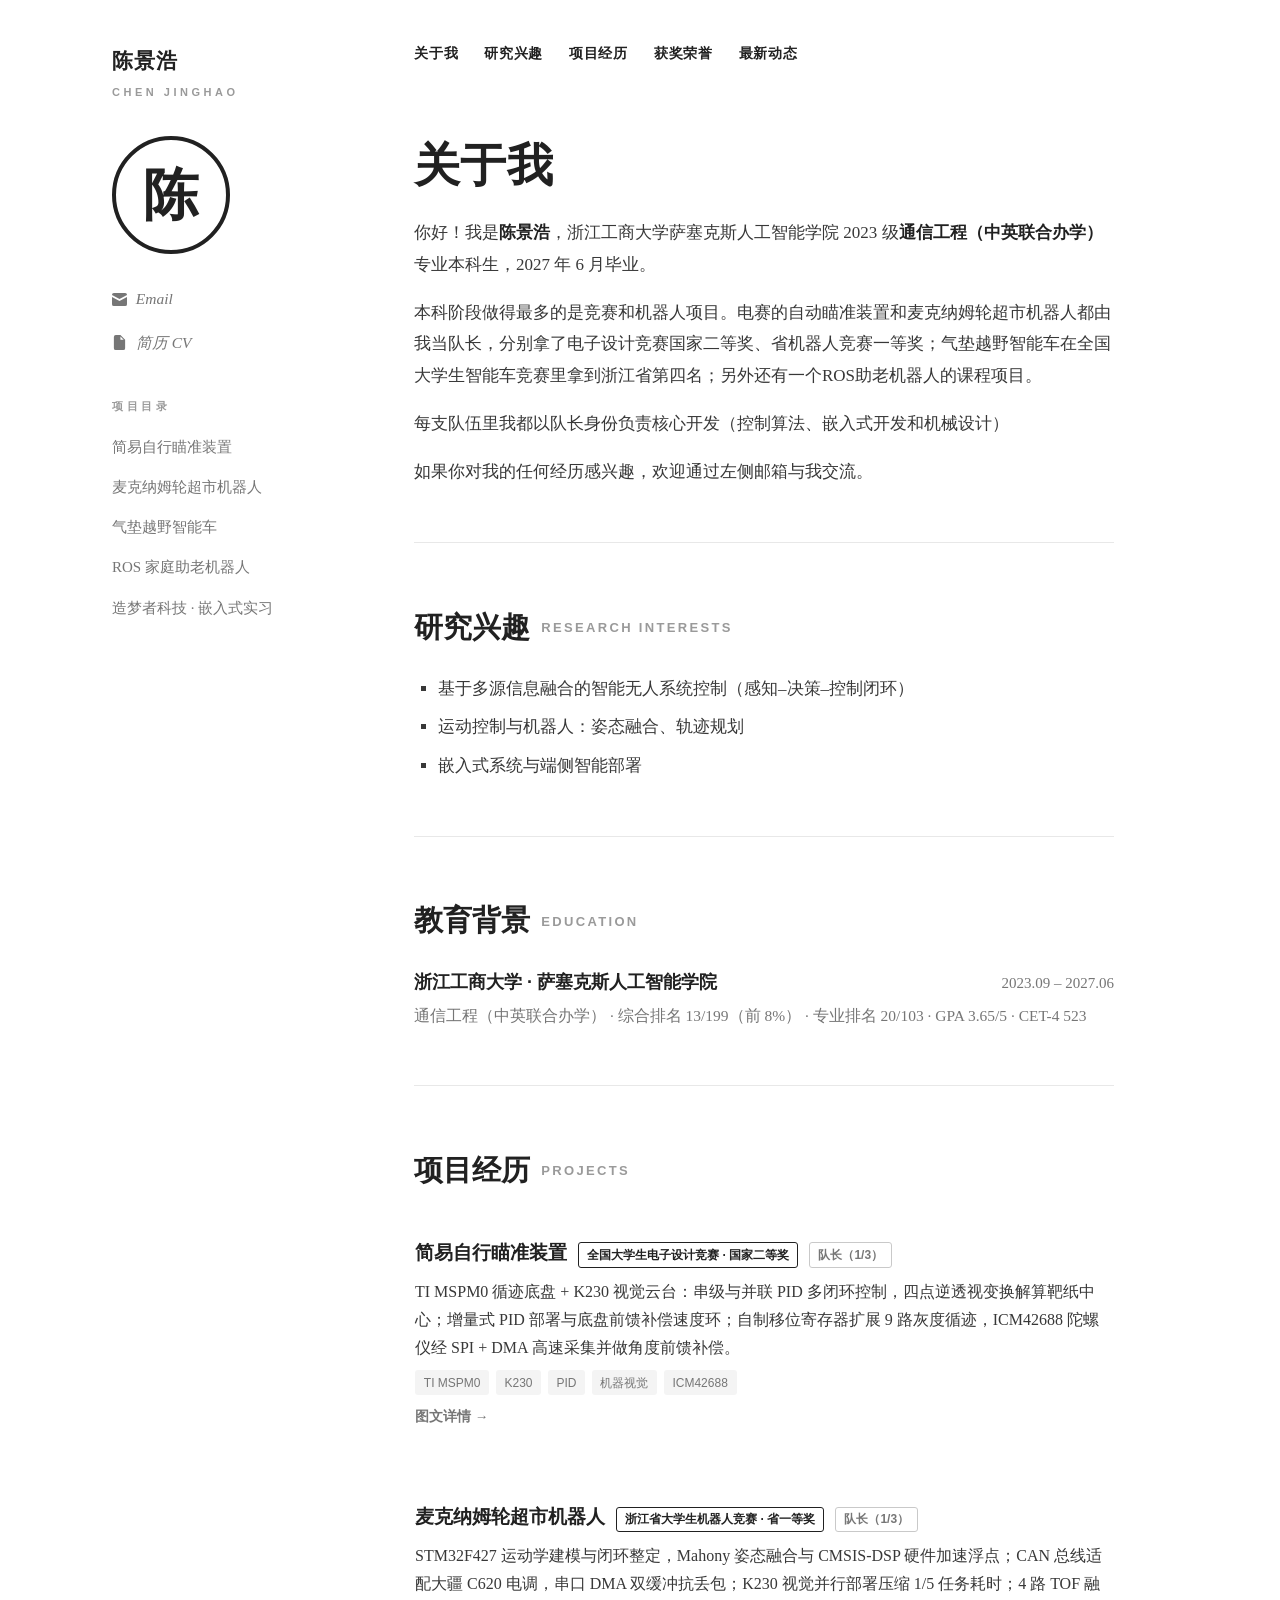
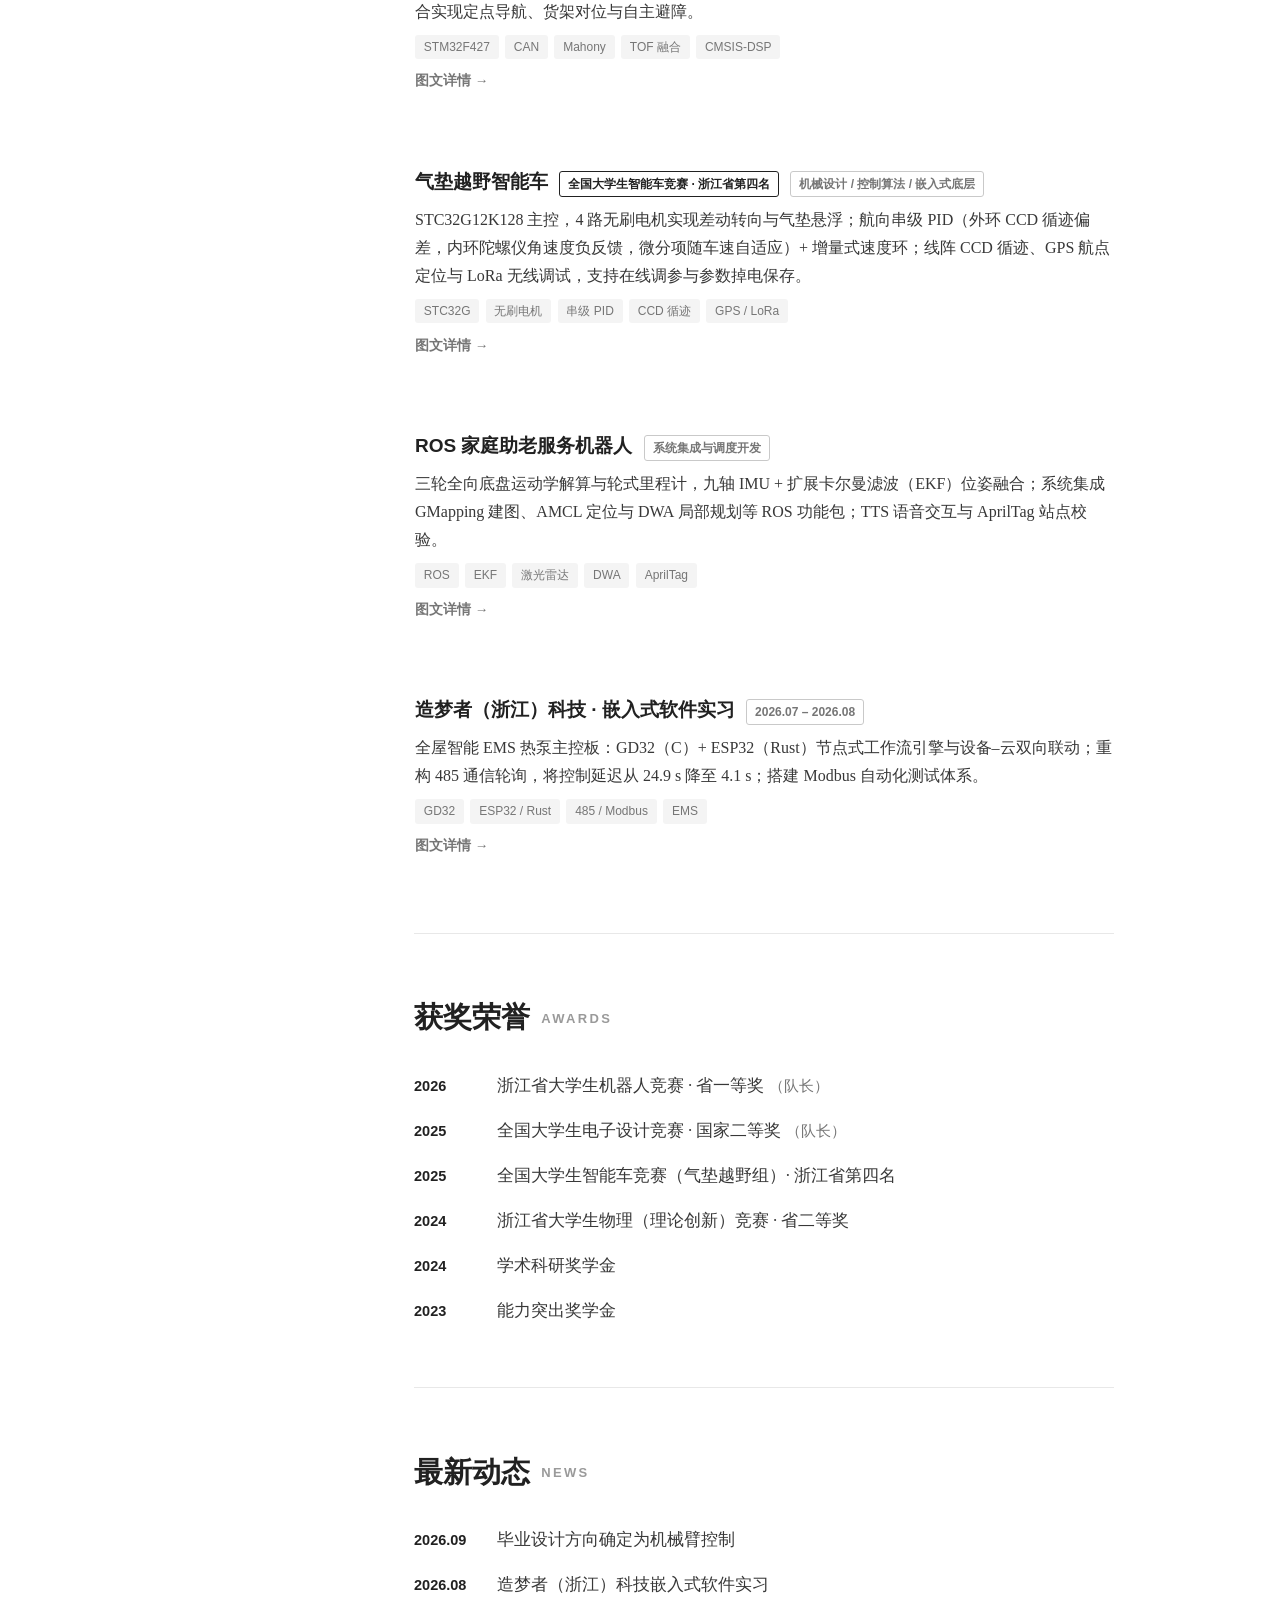
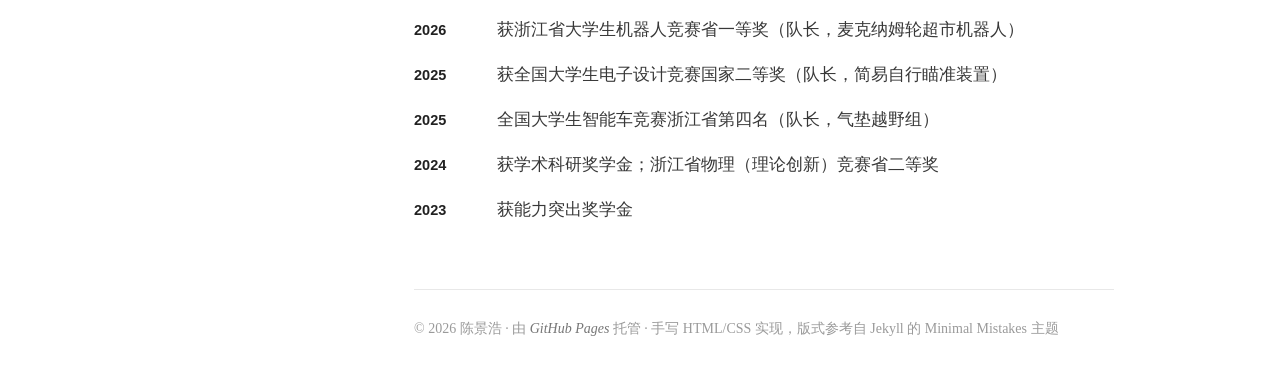
<file: index.html>
<!DOCTYPE html>
<html lang="zh-CN">

<head>
  <meta charset="UTF-8">
  <meta name="viewport" content="width=device-width, initial-scale=1.0">
  <title>陈景浩 | Chen Jinghao</title>
  <meta name="description" content="陈景浩的个人主页 — 浙江工商大学萨塞克斯人工智能学院通信工程专业本科生，研究方向：基于多源信息融合的智能无人系统控制。">
  <link rel="icon"
    href="data:image/svg+xml,%3Csvg xmlns='http://www.w3.org/2000/svg' viewBox='0 0 100 100'%3E%3Ccircle cx='50' cy='50' r='44' fill='none' stroke='%23111' stroke-width='7'/%3E%3Ctext x='50' y='68' font-size='52' text-anchor='middle' font-family='serif' font-weight='bold' fill='%23111'%3E陈%3C/text%3E%3C/svg%3E">
  <link rel="stylesheet" href="assets/style.css">
</head>

<body>

  <div class="layout">

    <!-- ========== 侧栏 ========== -->
    <aside class="sidebar">
      <div class="site-title">陈景浩</div>
      <div class="site-sub">Chen Jinghao</div>

      <div class="logo" aria-hidden="true">陈</div>

      <ul class="contact">
        <li>
          <a href="mailto:13757877973@163.com">
            <svg viewBox="0 0 16 16">
              <path
                d="M0 3a2 2 0 0 1 2-2h12a2 2 0 0 1 2 2v.2L8 7.5.0 3.2ZM0 5.4V13a2 2 0 0 0 2 2h12a2 2 0 0 0 2-2V5.4L8.5 9.4a1 1 0 0 1-1 0Z" />
            </svg>
            Email
          </a>
        </li>
        <li>
          <a href="assets/cv.pdf" target="_blank" rel="noopener">
            <svg viewBox="0 0 16 16">
              <path d="M4 0h5l5 5v9a2 2 0 0 1-2 2H4a2 2 0 0 1-2-2V2a2 2 0 0 1 2-2Zm5 1.5V5h3.5Z" />
            </svg>
            简历 CV
          </a>
        </li>
        <!-- 想加其他链接（GitHub / 知乎 / LinkedIn），复制下面这一行改文字与 href 即可：
      <li><a href="https://github.com/你的用户名"><svg viewBox="0 0 16 16" fill="currentColor"><path d="M8 0C3.58 0 0 3.58 0 8c0 3.54 2.29 6.53 5.47 7.59.4.07.55-.17.55-.38 0-.19-.01-.82-.01-1.49-2.01.37-2.53-.49-2.69-.94-.09-.23-.48-.94-.82-1.13-.28-.15-.68-.52-.01-.53.63-.01 1.08.58 1.23.82.72 1.21 1.87.87 2.33.66.07-.52.28-.87.51-1.07-1.78-.2-3.64-.89-3.64-3.95 0-.87.31-1.59.82-2.15-.08-.2-.36-1.02.08-2.12 0 0 .67-.21 2.2.82a7.42 7.42 0 0 1 4 0c1.53-1.04 2.2-.82 2.2-.82.44 1.1.16 1.92.08 2.12.51.56.82 1.27.82 2.15 0 3.07-1.87 3.75-3.65 3.95.29.25.54.73.54 1.48 0 1.07-.01 1.93-.01 2.2 0 .21.15.46.55.38A8.01 8.01 0 0 0 16 8c0-4.42-3.58-8-8-8Z"/></svg>GitHub</a></li>
      -->
      </ul>

      <nav class="toc" aria-label="项目目录">
        <div class="toc-title">项目目录</div>
        <ul>
          <li><a href="pages/aiming.html">简易自行瞄准装置</a></li>
          <li><a href="pages/mecanum.html">麦克纳姆轮超市机器人</a></li>
          <li><a href="pages/hovercraft.html">气垫越野智能车</a></li>
          <li><a href="pages/ros.html">ROS 家庭助老机器人</a></li>
          <li><a href="pages/internship.html">造梦者科技 · 嵌入式实习</a></li>
        </ul>
      </nav>
    </aside>

    <!-- ========== 正文 ========== -->
    <main class="main">

      <nav class="nav">
        <a href="#about">关于我</a>
        <a href="#interests">研究兴趣</a>
        <a href="#projects">项目经历</a>
        <a href="#awards">获奖荣誉</a>
        <a href="#news">最新动态</a>
      </nav>

      <section id="about" class="plain">
        <h1>关于我</h1>
        <p>你好！我是<strong>陈景浩</strong>，浙江工商大学萨塞克斯人工智能学院 2023 级<strong>通信工程（中英联合办学）</strong>专业本科生，2027 年 6 月毕业。</p>
        <p>
          本科阶段做得最多的是竞赛和机器人项目。电赛的自动瞄准装置和麦克纳姆轮超市机器人都由我当队长，分别拿了电子设计竞赛国家二等奖、省机器人竞赛一等奖；气垫越野智能车在全国大学生智能车竞赛里拿到浙江省第四名；另外还有一个ROS助老机器人的课程项目。
        </p>
        <p>每支队伍里我都以队长身份负责核心开发（控制算法、嵌入式开发和机械设计）</p>
        <p>如果你对我的任何经历感兴趣，欢迎通过左侧邮箱与我交流。</p>
      </section>

      <section id="interests" class="plain">
        <h2>研究兴趣<span class="en">Research Interests</span></h2>
        <ul>
          <li>基于多源信息融合的智能无人系统控制（感知–决策–控制闭环）</li>
          <li>运动控制与机器人：姿态融合、轨迹规划</li>
          <li>嵌入式系统与端侧智能部署</li>
        </ul>
      </section>

      <section id="education">
        <h2>教育背景<span class="en">Education</span></h2>
        <div class="edu-line">
          <span class="school">浙江工商大学 · 萨塞克斯人工智能学院</span>
          <span class="time">2023.09 – 2027.06</span>
        </div>
        <div class="edu-meta">通信工程（中英联合办学） · 综合排名 13/199（前 8%） · 专业排名 20/103 · GPA 3.65/5 · CET-4 523</div>
      </section>

      <section id="projects">
        <h2>项目经历<span class="en">Projects</span></h2>

        <div class="proj">
          <div class="proj-head">
            <h3><a href="pages/aiming.html">简易自行瞄准装置</a></h3>
            <span class="badge">全国大学生电子设计竞赛 · 国家二等奖</span>
            <span class="badge soft">队长（1/3）</span>
          </div>
          <p>TI MSPM0 循迹底盘 + K230 视觉云台：串级与并联 PID 多闭环控制，四点逆透视变换解算靶纸中心；增量式 PID 部署与底盘前馈补偿速度环；自制移位寄存器扩展 9 路灰度循迹，ICM42688
            陀螺仪经 SPI + DMA 高速采集并做角度前馈补偿。</p>
          <div class="tags"><span>TI MSPM0</span><span>K230</span><span>PID</span><span>机器视觉</span><span>ICM42688</span>
          </div>
          <p class="more"><a href="pages/aiming.html">图文详情 →</a></p>
        </div>

        <div class="proj">
          <div class="proj-head">
            <h3><a href="pages/mecanum.html">麦克纳姆轮超市机器人</a></h3>
            <span class="badge">浙江省大学生机器人竞赛 · 省一等奖</span>
            <span class="badge soft">队长（1/3）</span>
          </div>
          <p>STM32F427 运动学建模与闭环整定，Mahony 姿态融合与 CMSIS-DSP 硬件加速浮点；CAN 总线适配大疆 C620 电调，串口 DMA 双缓冲抗丢包；K230 视觉并行部署压缩 1/5
            任务耗时；4 路 TOF 融合实现定点导航、货架对位与自主避障。</p>
          <div class="tags"><span>STM32F427</span><span>CAN</span><span>Mahony</span><span>TOF
              融合</span><span>CMSIS-DSP</span></div>
          <p class="more"><a href="pages/mecanum.html">图文详情 →</a></p>
        </div>

        <div class="proj">
          <div class="proj-head">
            <h3><a href="pages/hovercraft.html">气垫越野智能车</a></h3>
            <span class="badge">全国大学生智能车竞赛 · 浙江省第四名</span>
            <span class="badge soft">机械设计 / 控制算法 / 嵌入式底层</span>
          </div>
          <p>STC32G12K128 主控，4 路无刷电机实现差动转向与气垫悬浮；航向串级 PID（外环 CCD 循迹偏差，内环陀螺仪角速度负反馈，微分项随车速自适应）+ 增量式速度环；线阵 CCD 循迹、GPS 航点定位与
            LoRa 无线调试，支持在线调参与参数掉电保存。</p>
          <div class="tags"><span>STC32G</span><span>无刷电机</span><span>串级 PID</span><span>CCD 循迹</span><span>GPS /
              LoRa</span></div>
          <p class="more"><a href="pages/hovercraft.html">图文详情 →</a></p>
        </div>

        <div class="proj">
          <div class="proj-head">
            <h3><a href="pages/ros.html">ROS 家庭助老服务机器人</a></h3>
            <span class="badge soft">系统集成与调度开发</span>
          </div>
          <p>三轮全向底盘运动学解算与轮式里程计，九轴 IMU + 扩展卡尔曼滤波（EKF）位姿融合；系统集成 GMapping 建图、AMCL 定位与 DWA 局部规划等 ROS 功能包；TTS 语音交互与 AprilTag
            站点校验。</p>
          <div class="tags"><span>ROS</span><span>EKF</span><span>激光雷达</span><span>DWA</span><span>AprilTag</span></div>
          <p class="more"><a href="pages/ros.html">图文详情 →</a></p>
        </div>

        <div class="proj">
          <div class="proj-head">
            <h3><a href="pages/internship.html">造梦者（浙江）科技 · 嵌入式软件实习</a></h3>
            <span class="badge soft">2026.07 – 2026.08</span>
          </div>
          <p>全屋智能 EMS 热泵主控板：GD32（C）+ ESP32（Rust）节点式工作流引擎与设备–云双向联动；重构 485 通信轮询，将控制延迟从 24.9 s 降至 4.1 s；搭建 Modbus 自动化测试体系。
          </p>
          <div class="tags"><span>GD32</span><span>ESP32 / Rust</span><span>485 / Modbus</span><span>EMS</span></div>
          <p class="more"><a href="pages/internship.html">图文详情 →</a></p>
        </div>
      </section>

      <section id="awards">
        <h2>获奖荣誉<span class="en">Awards</span></h2>
        <ul class="list">
          <li><span class="when">2026</span><span class="what">浙江省大学生机器人竞赛 · 省一等奖 <span class="role">（队长）</span></span>
          </li>
          <li><span class="when">2025</span><span class="what">全国大学生电子设计竞赛 · 国家二等奖 <span class="role">（队长）</span></span>
          </li>
          <li><span class="when">2025</span><span class="what">全国大学生智能车竞赛（气垫越野组）· 浙江省第四名</span></li>
          <li><span class="when">2024</span><span class="what">浙江省大学生物理（理论创新）竞赛 · 省二等奖</span></li>
          <li><span class="when">2024</span><span class="what">学术科研奖学金</span></li>
          <li><span class="when">2023</span><span class="what">能力突出奖学金</span></li>
        </ul>
      </section>

      <section id="news">
        <h2>最新动态<span class="en">News</span></h2>
        <ul class="list">
          <li><span class="when">2026.09</span><span class="what">毕业设计方向确定为机械臂控制</span></li>
          <li><span class="when">2026.08</span><span class="what">造梦者（浙江）科技嵌入式软件实习</span></li>
          <li><span class="when">2026</span><span class="what">获浙江省大学生机器人竞赛省一等奖（队长，麦克纳姆轮超市机器人）</span></li>
          <li><span class="when">2025</span><span class="what">获全国大学生电子设计竞赛国家二等奖（队长，简易自行瞄准装置）</span></li>
          <li><span class="when">2025</span><span class="what">全国大学生智能车竞赛浙江省第四名（队长，气垫越野组）</span></li>
          <li><span class="when">2024</span><span class="what">获学术科研奖学金；浙江省物理（理论创新）竞赛省二等奖</span></li>
          <li><span class="when">2023</span><span class="what">获能力突出奖学金</span></li>
        </ul>
      </section>

      <footer>
        © 2026 陈景浩 · 由 <a href="https://pages.github.com/" target="_blank" rel="noopener">GitHub Pages</a> 托管 · 手写
        HTML/CSS 实现，版式参考自 Jekyll 的 Minimal Mistakes 主题
      </footer>

    </main>
  </div>

</body>

</html>
</file>
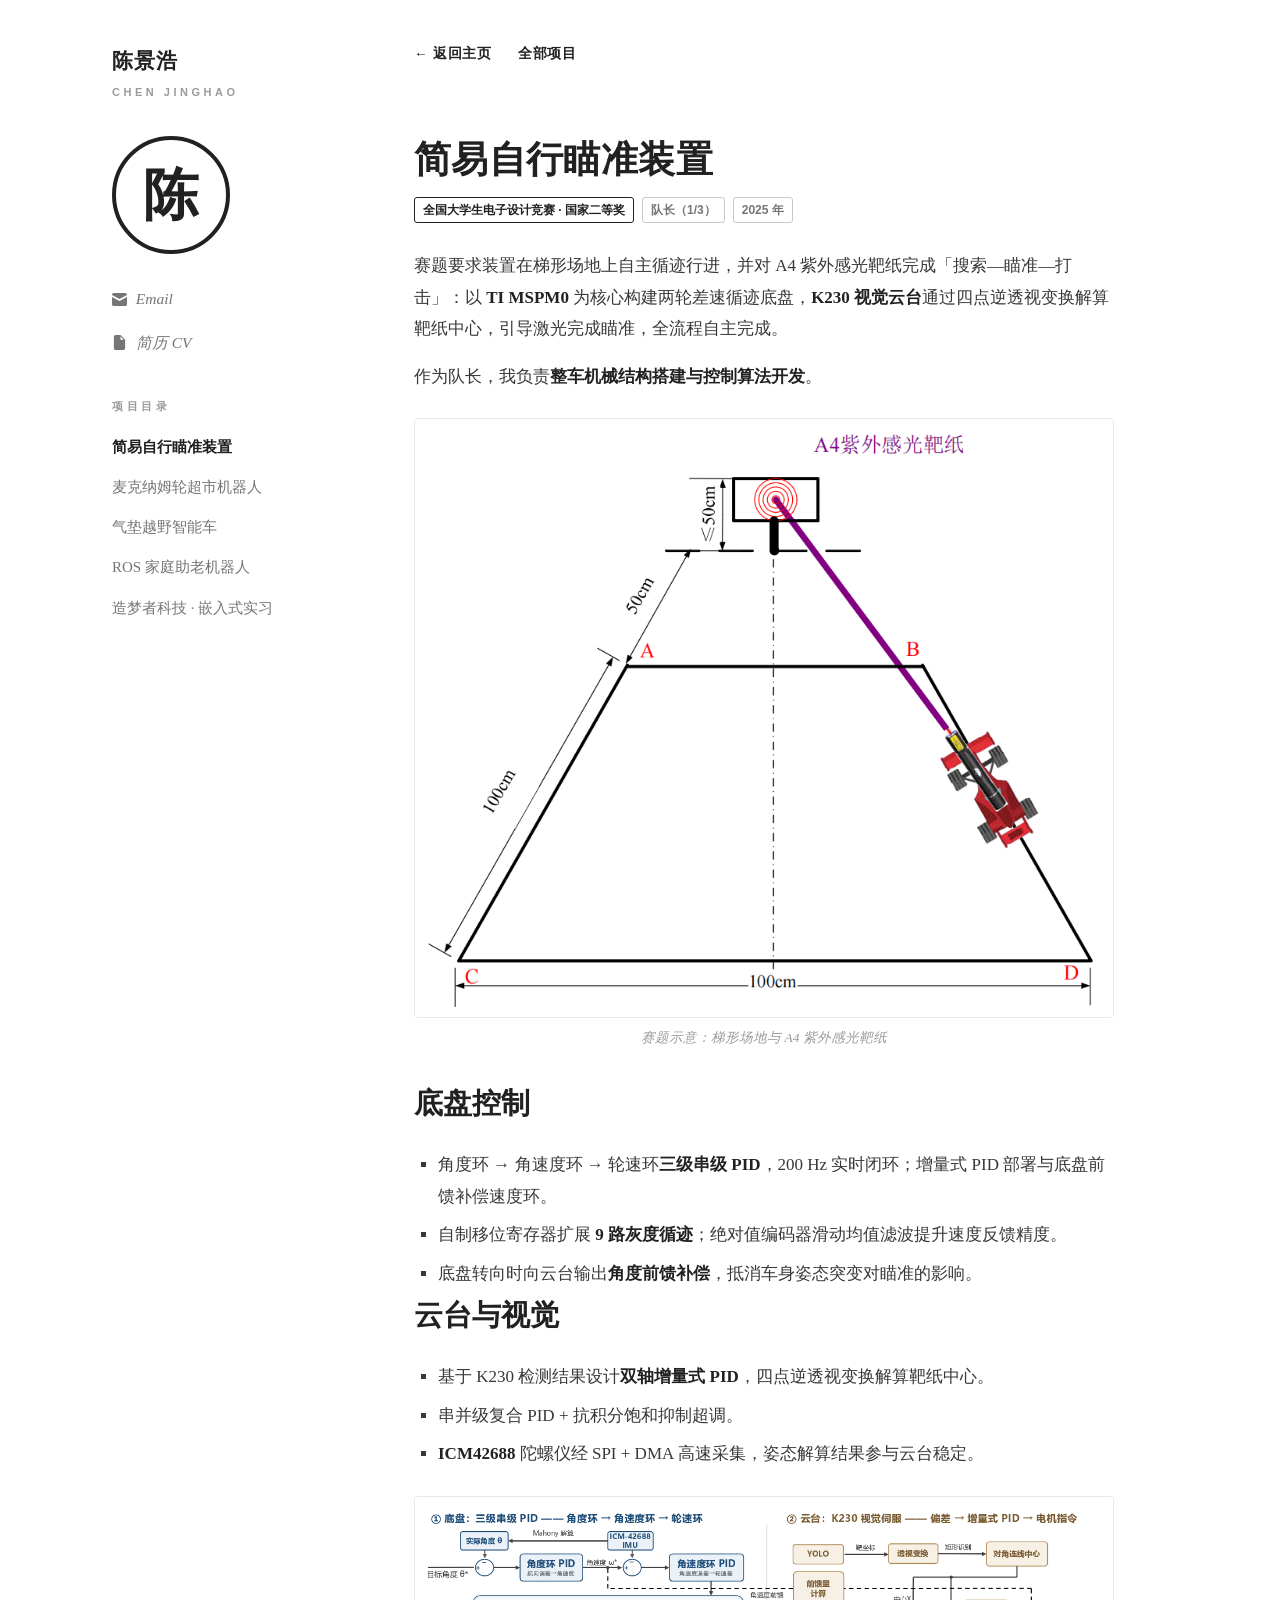
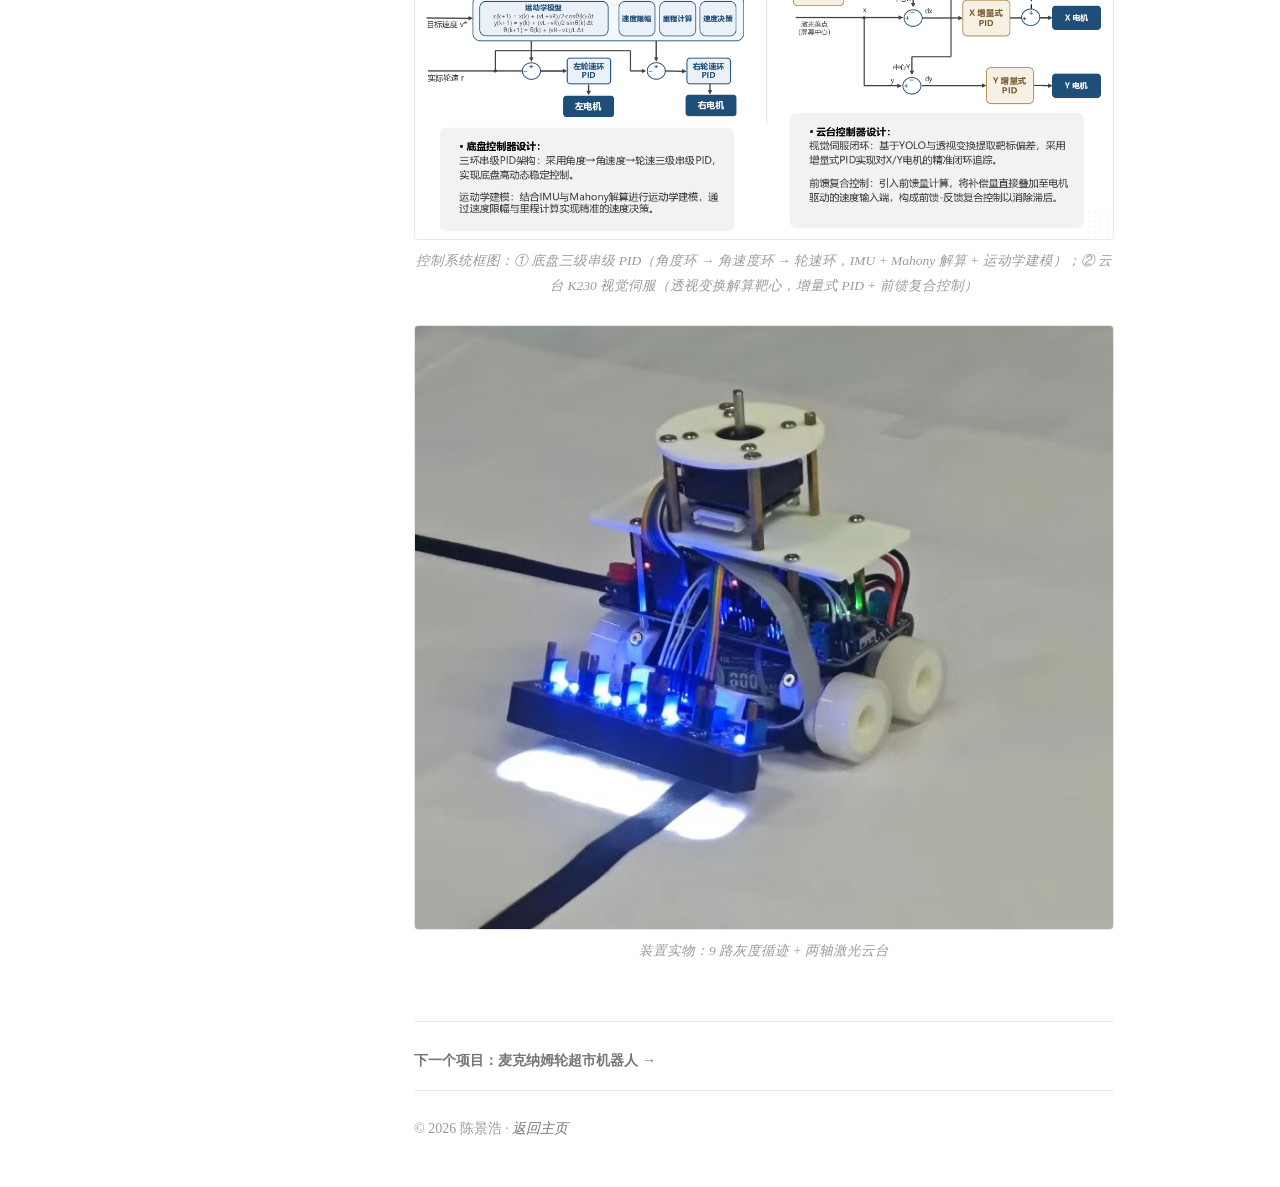
<file: pages/aiming.html>
<!DOCTYPE html>
<html lang="zh-CN">
<head>
<meta charset="UTF-8">
<meta name="viewport" content="width=device-width, initial-scale=1.0">
<title>简易自行瞄准装置 | 陈景浩</title>
<meta name="description" content="2025 全国大学生电子设计竞赛国家二等奖作品：TI MSPM0 循迹底盘 + K230 视觉云台的自动瞄准装置。">
<link rel="icon" href="data:image/svg+xml,%3Csvg xmlns='http://www.w3.org/2000/svg' viewBox='0 0 100 100'%3E%3Ccircle cx='50' cy='50' r='44' fill='none' stroke='%23111' stroke-width='7'/%3E%3Ctext x='50' y='68' font-size='52' text-anchor='middle' font-family='serif' font-weight='bold' fill='%23111'%3E陈%3C/text%3E%3C/svg%3E">
<link rel="stylesheet" href="../assets/style.css">
</head>
<body class="detail">

<div class="layout">

  <aside class="sidebar">
    <a class="site-title" href="../index.html">陈景浩</a>
    <div class="site-sub">Chen Jinghao</div>

    <div class="logo" aria-hidden="true">陈</div>

    <ul class="contact">
      <li>
        <a href="mailto:13757877973@163.com">
          <svg viewBox="0 0 16 16"><path d="M0 3a2 2 0 0 1 2-2h12a2 2 0 0 1 2 2v.2L8 7.5.0 3.2ZM0 5.4V13a2 2 0 0 0 2 2h12a2 2 0 0 0 2-2V5.4L8.5 9.4a1 1 0 0 1-1 0Z"/></svg>
          Email
        </a>
      </li>
      <li>
        <a href="../assets/cv.pdf" target="_blank" rel="noopener">
          <svg viewBox="0 0 16 16"><path d="M4 0h5l5 5v9a2 2 0 0 1-2 2H4a2 2 0 0 1-2-2V2a2 2 0 0 1 2-2Zm5 1.5V5h3.5Z"/></svg>
          简历 CV
        </a>
      </li>
    </ul>

    <nav class="toc" aria-label="项目目录">
      <div class="toc-title">项目目录</div>
      <ul>
        <li><a class="active" href="../pages/aiming.html">简易自行瞄准装置</a></li>
        <li><a href="../pages/mecanum.html">麦克纳姆轮超市机器人</a></li>
        <li><a href="../pages/hovercraft.html">气垫越野智能车</a></li>
        <li><a href="../pages/ros.html">ROS 家庭助老机器人</a></li>
        <li><a href="../pages/internship.html">造梦者科技 · 嵌入式实习</a></li>
      </ul>
    </nav>
  </aside>

  <main class="main">

    <nav class="nav">
      <a href="../index.html">← 返回主页</a>
      <a href="../index.html#projects">全部项目</a>
    </nav>

    <section>
      <h1>简易自行瞄准装置</h1>
      <div class="badges">
        <span class="badge">全国大学生电子设计竞赛 · 国家二等奖</span>
        <span class="badge soft">队长（1/3）</span>
        <span class="badge soft">2025 年</span>
      </div>

      <p>赛题要求装置在梯形场地上自主循迹行进，并对 A4 紫外感光靶纸完成「搜索—瞄准—打击」：以 <strong>TI MSPM0</strong> 为核心构建两轮差速循迹底盘，<strong>K230 视觉云台</strong>通过四点逆透视变换解算靶纸中心，引导激光完成瞄准，全流程自主完成。</p>
      <p>作为队长，我负责<strong>整车机械结构搭建与控制算法开发</strong>。</p>

      <figure>
        <img src="../assets/projects/aiming-field.png" alt="赛题示意图：梯形场地与紫外感光靶纸">
        <figcaption>赛题示意：梯形场地与 A4 紫外感光靶纸</figcaption>
      </figure>

      <h2>底盘控制</h2>
      <ul class="plain" style="padding-left:1.5rem;list-style:square">
        <li>角度环 → 角速度环 → 轮速环<strong>三级串级 PID</strong>，200 Hz 实时闭环；增量式 PID 部署与底盘前馈补偿速度环。</li>
        <li>自制移位寄存器扩展 <strong>9 路灰度循迹</strong>；绝对值编码器滑动均值滤波提升速度反馈精度。</li>
        <li>底盘转向时向云台输出<strong>角度前馈补偿</strong>，抵消车身姿态突变对瞄准的影响。</li>
      </ul>

      <h2>云台与视觉</h2>
      <ul class="plain" style="padding-left:1.5rem;list-style:square">
        <li>基于 K230 检测结果设计<strong>双轴增量式 PID</strong>，四点逆透视变换解算靶纸中心。</li>
        <li>串并级复合 PID + 抗积分饱和抑制超调。</li>
        <li><strong>ICM42688</strong> 陀螺仪经 SPI + DMA 高速采集，姿态解算结果参与云台稳定。</li>
      </ul>

      <figure>
        <img src="../assets/projects/aiming-control-architecture.png" alt="控制系统框图：底盘三级串级 PID 与云台视觉伺服">
        <figcaption>控制系统框图：① 底盘三级串级 PID（角度环 → 角速度环 → 轮速环，IMU + Mahony 解算 + 运动学建模）；② 云台 K230 视觉伺服（透视变换解算靶心，增量式 PID + 前馈复合控制）</figcaption>
      </figure>

      <figure>
        <img src="../assets/projects/aiming-hardware.jpg" alt="装置实物图">
        <figcaption>装置实物：9 路灰度循迹 + 两轴激光云台</figcaption>
      </figure>
    </section>

    <div class="pager">
      <a href="mecanum.html">下一个项目：麦克纳姆轮超市机器人 →</a>
    </div>

    <footer>
      © 2026 陈景浩 · <a href="../index.html">返回主页</a>
    </footer>

  </main>
</div>

</body>
</html>
</file>
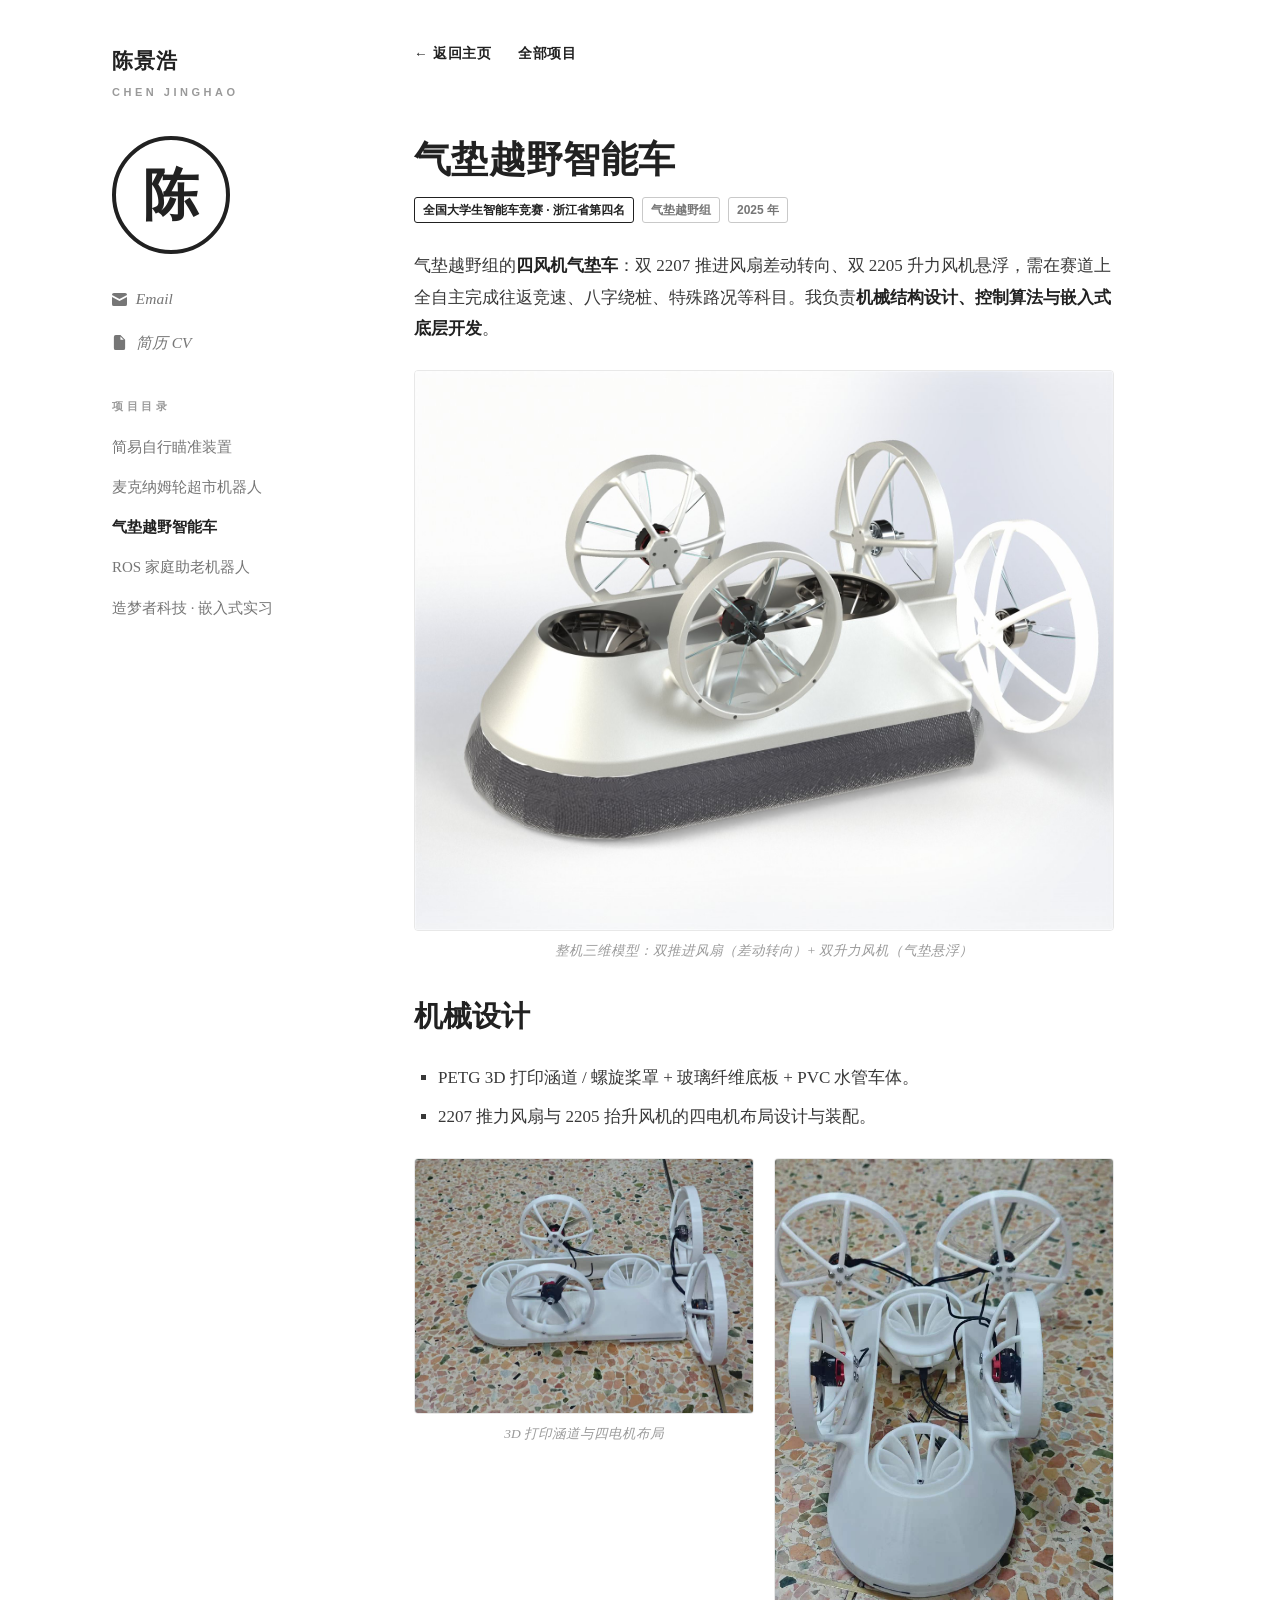
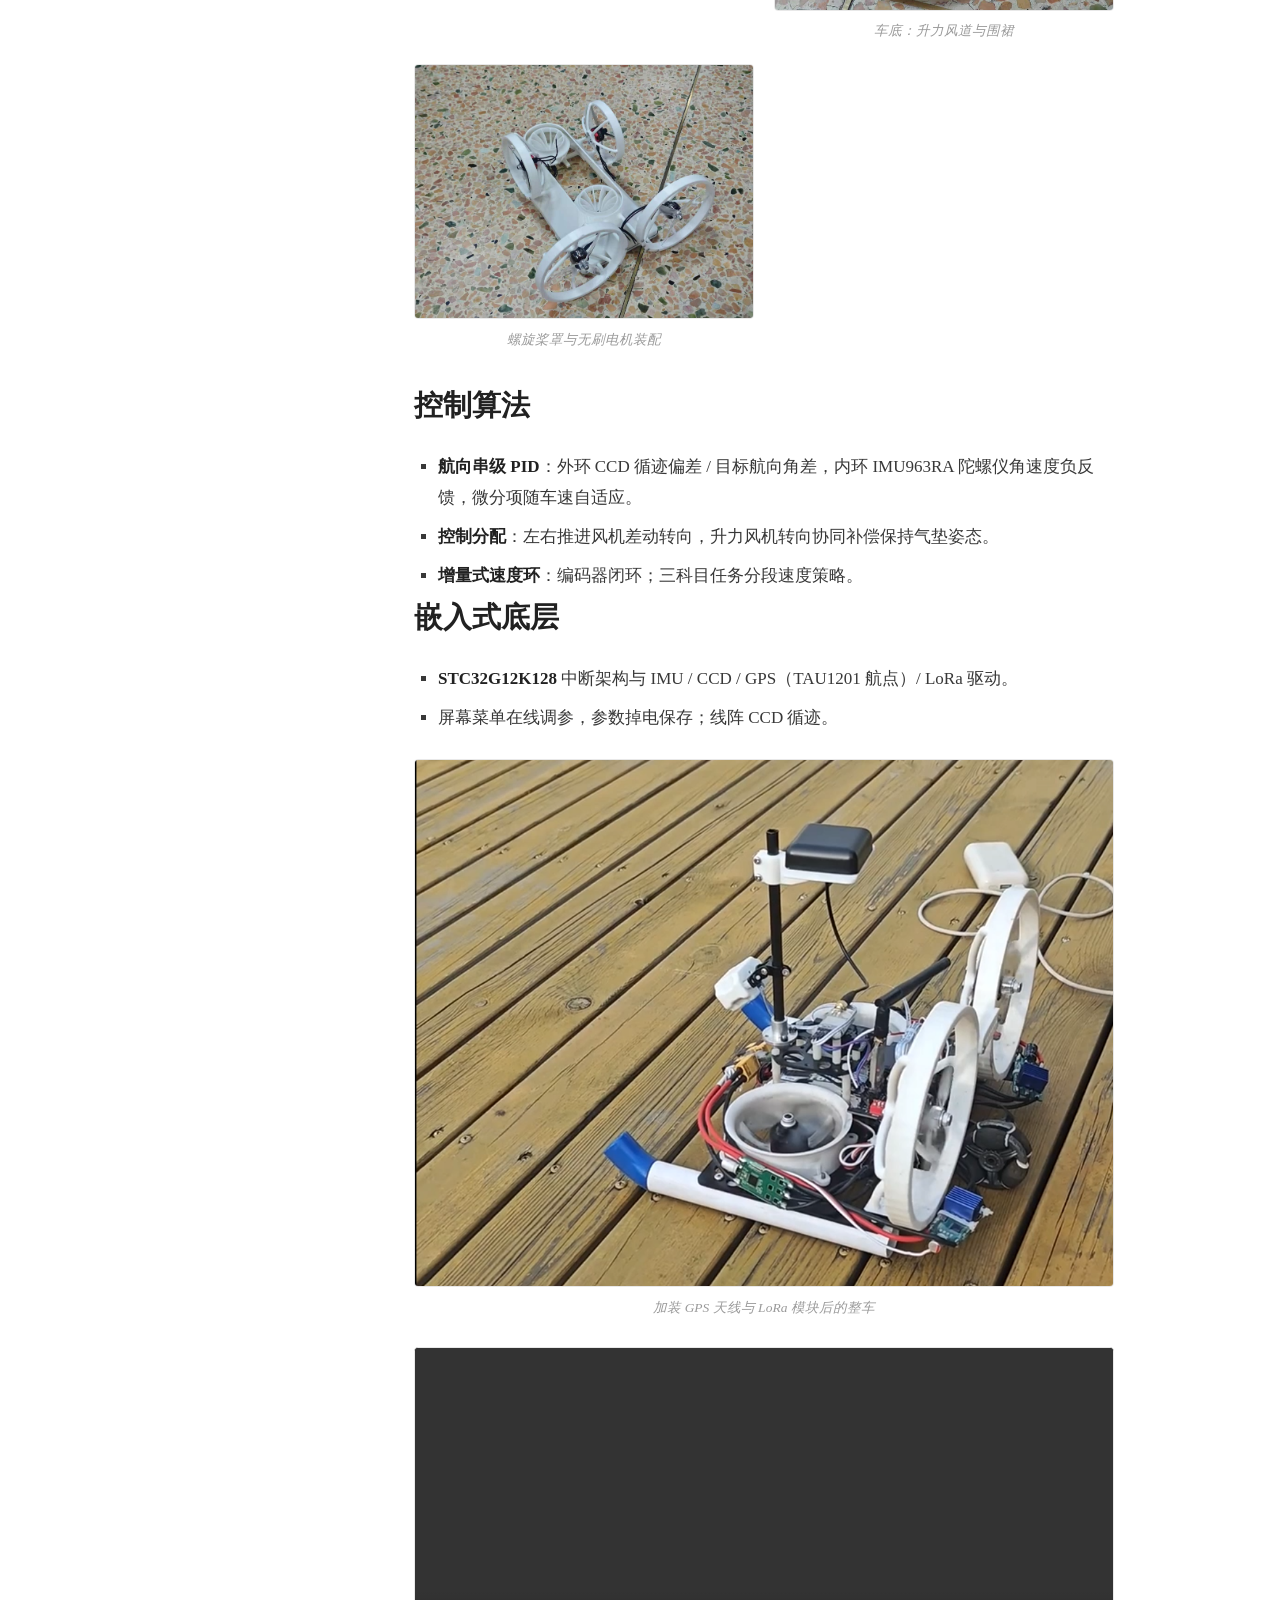
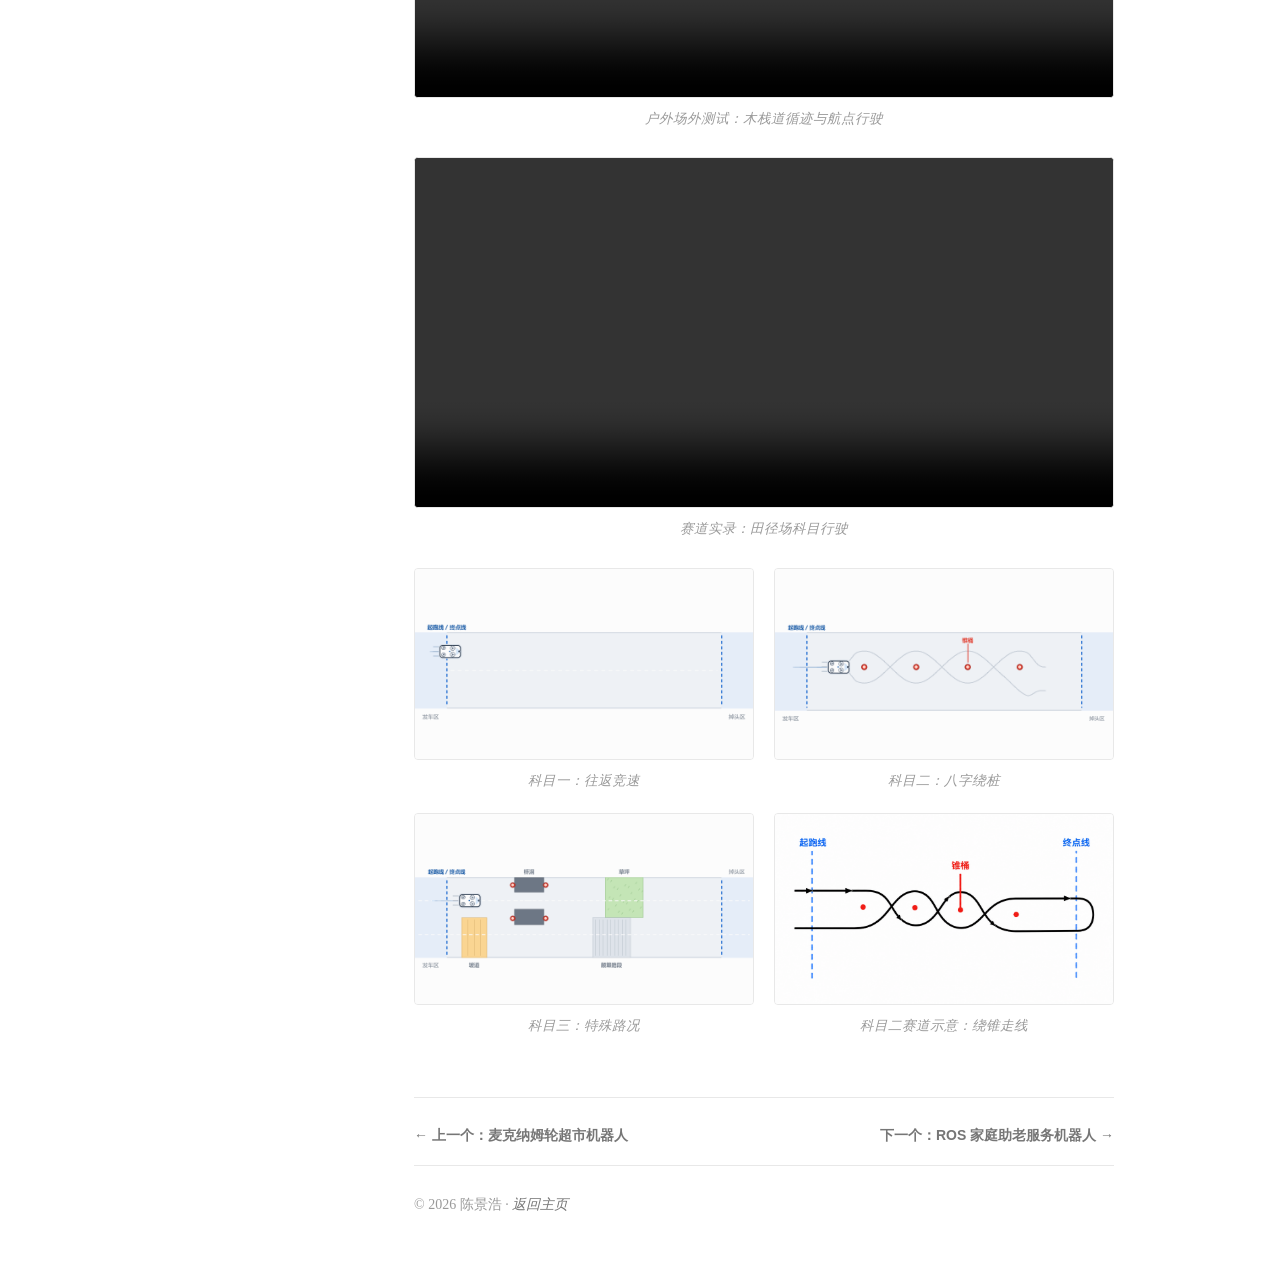
<file: pages/hovercraft.html>
<!DOCTYPE html>
<html lang="zh-CN">
<head>
<meta charset="UTF-8">
<meta name="viewport" content="width=device-width, initial-scale=1.0">
<title>气垫越野智能车 | 陈景浩</title>
<meta name="description" content="2025 全国大学生智能车竞赛浙江省第四名作品：四风机气垫越野智能车，CCD 循迹、GPS 航点与 IMU 航向融合。">
<link rel="icon" href="data:image/svg+xml,%3Csvg xmlns='http://www.w3.org/2000/svg' viewBox='0 0 100 100'%3E%3Ccircle cx='50' cy='50' r='44' fill='none' stroke='%23111' stroke-width='7'/%3E%3Ctext x='50' y='68' font-size='52' text-anchor='middle' font-family='serif' font-weight='bold' fill='%23111'%3E陈%3C/text%3E%3C/svg%3E">
<link rel="stylesheet" href="../assets/style.css">
</head>
<body class="detail">

<div class="layout">

  <aside class="sidebar">
    <a class="site-title" href="../index.html">陈景浩</a>
    <div class="site-sub">Chen Jinghao</div>

    <div class="logo" aria-hidden="true">陈</div>

    <ul class="contact">
      <li>
        <a href="mailto:13757877973@163.com">
          <svg viewBox="0 0 16 16"><path d="M0 3a2 2 0 0 1 2-2h12a2 2 0 0 1 2 2v.2L8 7.5.0 3.2ZM0 5.4V13a2 2 0 0 0 2 2h12a2 2 0 0 0 2-2V5.4L8.5 9.4a1 1 0 0 1-1 0Z"/></svg>
          Email
        </a>
      </li>
      <li>
        <a href="../assets/cv.pdf" target="_blank" rel="noopener">
          <svg viewBox="0 0 16 16"><path d="M4 0h5l5 5v9a2 2 0 0 1-2 2H4a2 2 0 0 1-2-2V2a2 2 0 0 1 2-2Zm5 1.5V5h3.5Z"/></svg>
          简历 CV
        </a>
      </li>
    </ul>

    <nav class="toc" aria-label="项目目录">
      <div class="toc-title">项目目录</div>
      <ul>
        <li><a href="../pages/aiming.html">简易自行瞄准装置</a></li>
        <li><a href="../pages/mecanum.html">麦克纳姆轮超市机器人</a></li>
        <li><a class="active" href="../pages/hovercraft.html">气垫越野智能车</a></li>
        <li><a href="../pages/ros.html">ROS 家庭助老机器人</a></li>
        <li><a href="../pages/internship.html">造梦者科技 · 嵌入式实习</a></li>
      </ul>
    </nav>
  </aside>

  <main class="main">

    <nav class="nav">
      <a href="../index.html">← 返回主页</a>
      <a href="../index.html#projects">全部项目</a>
    </nav>

    <section>
      <h1>气垫越野智能车</h1>
      <div class="badges">
        <span class="badge">全国大学生智能车竞赛 · 浙江省第四名</span>
        <span class="badge soft">气垫越野组</span>
        <span class="badge soft">2025 年</span>
      </div>

      <p>气垫越野组的<strong>四风机气垫车</strong>：双 2207 推进风扇差动转向、双 2205 升力风机悬浮，需在赛道上全自主完成往返竞速、八字绕桩、特殊路况等科目。我负责<strong>机械结构设计、控制算法与嵌入式底层开发</strong>。</p>

      <figure>
        <img src="../assets/projects/hovercraft-cad.jpg" alt="气垫车三维渲染图" loading="lazy">
        <figcaption>整机三维模型：双推进风扇（差动转向）+ 双升力风机（气垫悬浮）</figcaption>
      </figure>

      <h2>机械设计</h2>
      <ul class="plain" style="padding-left:1.5rem;list-style:square">
        <li>PETG 3D 打印涵道 / 螺旋桨罩 + 玻璃纤维底板 + PVC 水管车体。</li>
        <li>2207 推力风扇与 2205 抬升风机的四电机布局设计与装配。</li>
      </ul>

      <div class="media-grid">
        <figure>
          <img src="../assets/projects/hovercraft-photo-2.jpg" alt="气垫车实物俯视图" loading="lazy">
          <figcaption>3D 打印涵道与四电机布局</figcaption>
        </figure>
        <figure>
          <img src="../assets/projects/hovercraft-photo-1.jpg" alt="气垫车底部实物" loading="lazy">
          <figcaption>车底：升力风道与围裙</figcaption>
        </figure>
        <figure>
          <img src="../assets/projects/hovercraft-photo-3.jpg" alt="涵道与电机装配" loading="lazy">
          <figcaption>螺旋桨罩与无刷电机装配</figcaption>
        </figure>
      </div>

      <h2>控制算法</h2>
      <ul class="plain" style="padding-left:1.5rem;list-style:square">
        <li><strong>航向串级 PID</strong>：外环 CCD 循迹偏差 / 目标航向角差，内环 IMU963RA 陀螺仪角速度负反馈，微分项随车速自适应。</li>
        <li><strong>控制分配</strong>：左右推进风机差动转向，升力风机转向协同补偿保持气垫姿态。</li>
        <li><strong>增量式速度环</strong>：编码器闭环；三科目任务分段速度策略。</li>
      </ul>

      <h2>嵌入式底层</h2>
      <ul class="plain" style="padding-left:1.5rem;list-style:square">
        <li><strong>STC32G12K128</strong> 中断架构与 IMU / CCD / GPS（TAU1201 航点）/ LoRa 驱动。</li>
        <li>屏幕菜单在线调参，参数掉电保存；线阵 CCD 循迹。</li>
      </ul>

      <figure>
        <img src="../assets/projects/hovercraft-team.png" alt="整装待发">
        <figcaption>加装 GPS 天线与 LoRa 模块后的整车</figcaption>
      </figure>

      <figure>
        <video controls preload="metadata" playsinline src="../assets/projects/hovercraft-field-test.mp4"></video>
        <figcaption>户外场外测试：木栈道循迹与航点行驶</figcaption>
      </figure>

      <figure>
        <video controls preload="metadata" playsinline src="../assets/projects/hovercraft-race.mp4"></video>
        <figcaption>赛道实录：田径场科目行驶</figcaption>
      </figure>

      <div class="media-grid">
        <figure>
          <img src="../assets/projects/hovercraft-course1-race.gif" alt="科目一 往返竞速">
          <figcaption>科目一：往返竞速</figcaption>
        </figure>
        <figure>
          <img src="../assets/projects/hovercraft-course2-slalom.gif" alt="科目二 八字绕桩">
          <figcaption>科目二：八字绕桩</figcaption>
        </figure>
        <figure>
          <img src="../assets/projects/hovercraft-course3-terrain.gif" alt="科目三 特殊路况">
          <figcaption>科目三：特殊路况</figcaption>
        </figure>
        <figure>
          <img src="../assets/projects/hovercraft-course-map.png" alt="科目二赛道示意">
          <figcaption>科目二赛道示意：绕锥走线</figcaption>
        </figure>
      </div>
    </section>

    <div class="pager">
      <a href="mecanum.html">← 上一个：麦克纳姆轮超市机器人</a>
      <a href="ros.html">下一个：ROS 家庭助老服务机器人 →</a>
    </div>

    <footer>
      © 2026 陈景浩 · <a href="../index.html">返回主页</a>
    </footer>

  </main>
</div>

</body>
</html>
</file>
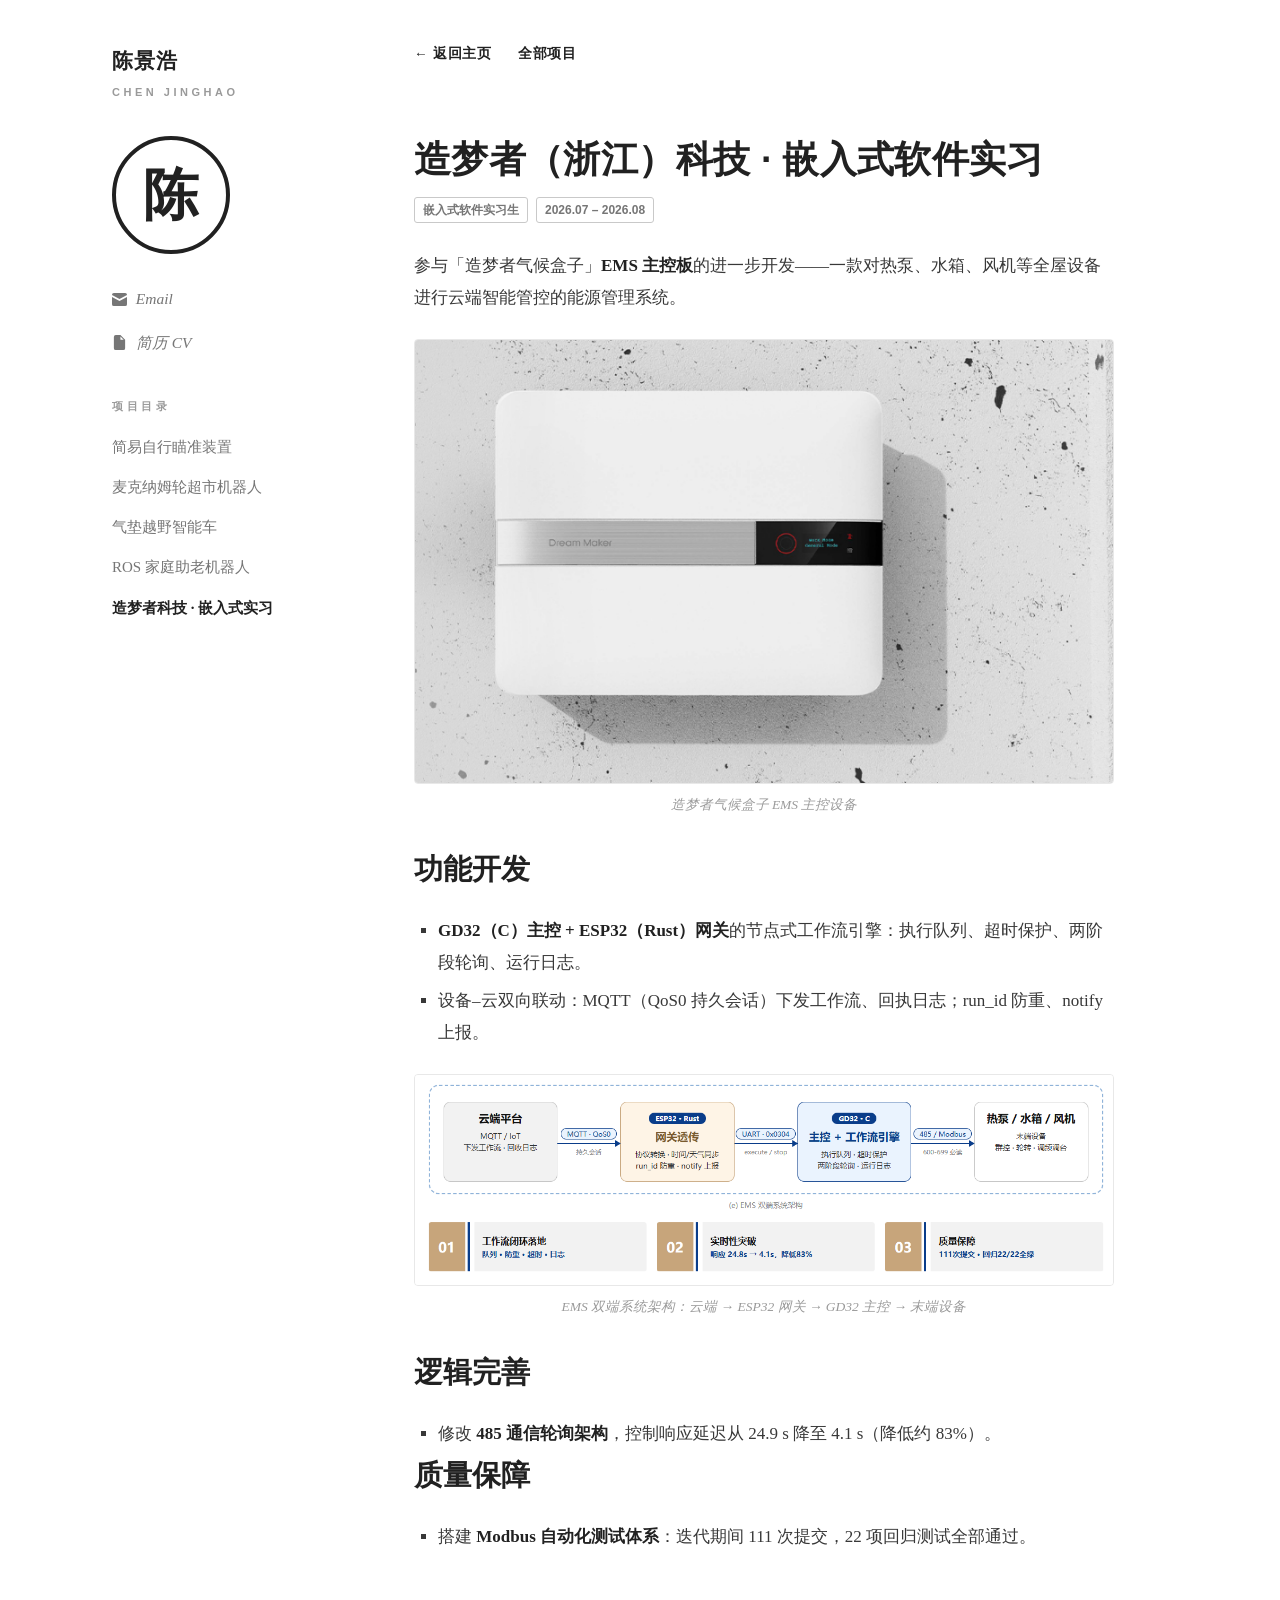
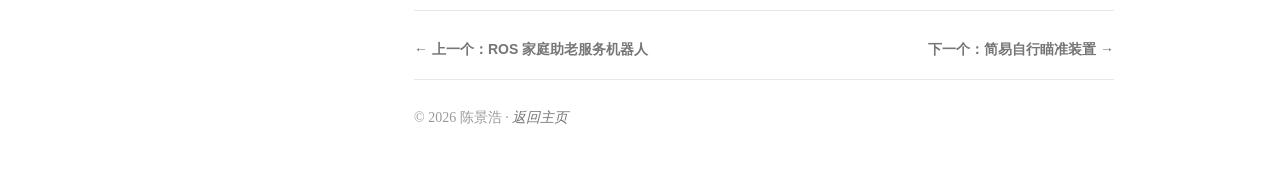
<file: pages/internship.html>
<!DOCTYPE html>
<html lang="zh-CN">
<head>
<meta charset="UTF-8">
<meta name="viewport" content="width=device-width, initial-scale=1.0">
<title>造梦者（浙江）科技 · 嵌入式软件实习 | 陈景浩</title>
<meta name="description" content="造梦者（浙江）科技嵌入式软件实习生：全屋智能 EMS 主控板开发，GD32 + ESP32 双端架构，485 通信重构与 Modbus 自动化测试。">
<link rel="icon" href="data:image/svg+xml,%3Csvg xmlns='http://www.w3.org/2000/svg' viewBox='0 0 100 100'%3E%3Ccircle cx='50' cy='50' r='44' fill='none' stroke='%23111' stroke-width='7'/%3E%3Ctext x='50' y='68' font-size='52' text-anchor='middle' font-family='serif' font-weight='bold' fill='%23111'%3E陈%3C/text%3E%3C/svg%3E">
<link rel="stylesheet" href="../assets/style.css">
</head>
<body class="detail">

<div class="layout">

  <aside class="sidebar">
    <a class="site-title" href="../index.html">陈景浩</a>
    <div class="site-sub">Chen Jinghao</div>

    <div class="logo" aria-hidden="true">陈</div>

    <ul class="contact">
      <li>
        <a href="mailto:13757877973@163.com">
          <svg viewBox="0 0 16 16"><path d="M0 3a2 2 0 0 1 2-2h12a2 2 0 0 1 2 2v.2L8 7.5.0 3.2ZM0 5.4V13a2 2 0 0 0 2 2h12a2 2 0 0 0 2-2V5.4L8.5 9.4a1 1 0 0 1-1 0Z"/></svg>
          Email
        </a>
      </li>
      <li>
        <a href="../assets/cv.pdf" target="_blank" rel="noopener">
          <svg viewBox="0 0 16 16"><path d="M4 0h5l5 5v9a2 2 0 0 1-2 2H4a2 2 0 0 1-2-2V2a2 2 0 0 1 2-2Zm5 1.5V5h3.5Z"/></svg>
          简历 CV
        </a>
      </li>
    </ul>

    <nav class="toc" aria-label="项目目录">
      <div class="toc-title">项目目录</div>
      <ul>
        <li><a href="../pages/aiming.html">简易自行瞄准装置</a></li>
        <li><a href="../pages/mecanum.html">麦克纳姆轮超市机器人</a></li>
        <li><a href="../pages/hovercraft.html">气垫越野智能车</a></li>
        <li><a href="../pages/ros.html">ROS 家庭助老机器人</a></li>
        <li><a class="active" href="../pages/internship.html">造梦者科技 · 嵌入式实习</a></li>
      </ul>
    </nav>
  </aside>

  <main class="main">

    <nav class="nav">
      <a href="../index.html">← 返回主页</a>
      <a href="../index.html#projects">全部项目</a>
    </nav>

    <section>
      <h1>造梦者（浙江）科技 · 嵌入式软件实习</h1>
      <div class="badges">
        <span class="badge soft">嵌入式软件实习生</span>
        <span class="badge soft">2026.07 – 2026.08</span>
      </div>

      <p>参与「造梦者气候盒子」<strong>EMS 主控板</strong>的进一步开发——一款对热泵、水箱、风机等全屋设备进行云端智能管控的能源管理系统。</p>

      <figure>
        <img src="../assets/projects/ems-product.png" alt="造梦者气候盒子产品图">
        <figcaption>造梦者气候盒子 EMS 主控设备</figcaption>
      </figure>

      <h2>功能开发</h2>
      <ul class="plain" style="padding-left:1.5rem;list-style:square">
        <li><strong>GD32（C）主控 + ESP32（Rust）网关</strong>的节点式工作流引擎：执行队列、超时保护、两阶段轮询、运行日志。</li>
        <li>设备–云双向联动：MQTT（QoS0 持久会话）下发工作流、回执日志；run_id 防重、notify 上报。</li>
      </ul>

      <figure>
        <img src="../assets/projects/ems-architecture.png" alt="EMS 双端系统架构图" loading="lazy">
        <figcaption>EMS 双端系统架构：云端 → ESP32 网关 → GD32 主控 → 末端设备</figcaption>
      </figure>

      <h2>逻辑完善</h2>
      <ul class="plain" style="padding-left:1.5rem;list-style:square">
        <li>修改 <strong>485 通信轮询架构</strong>，控制响应延迟从 24.9 s 降至 4.1 s（降低约 83%）。</li>
      </ul>

      <h2>质量保障</h2>
      <ul class="plain" style="padding-left:1.5rem;list-style:square">
        <li>搭建 <strong>Modbus 自动化测试体系</strong>：迭代期间 111 次提交，22 项回归测试全部通过。</li>
      </ul>
    </section>

    <div class="pager">
      <a href="ros.html">← 上一个：ROS 家庭助老服务机器人</a>
      <a href="aiming.html">下一个：简易自行瞄准装置 →</a>
    </div>

    <footer>
      © 2026 陈景浩 · <a href="../index.html">返回主页</a>
    </footer>

  </main>
</div>

</body>
</html>
</file>
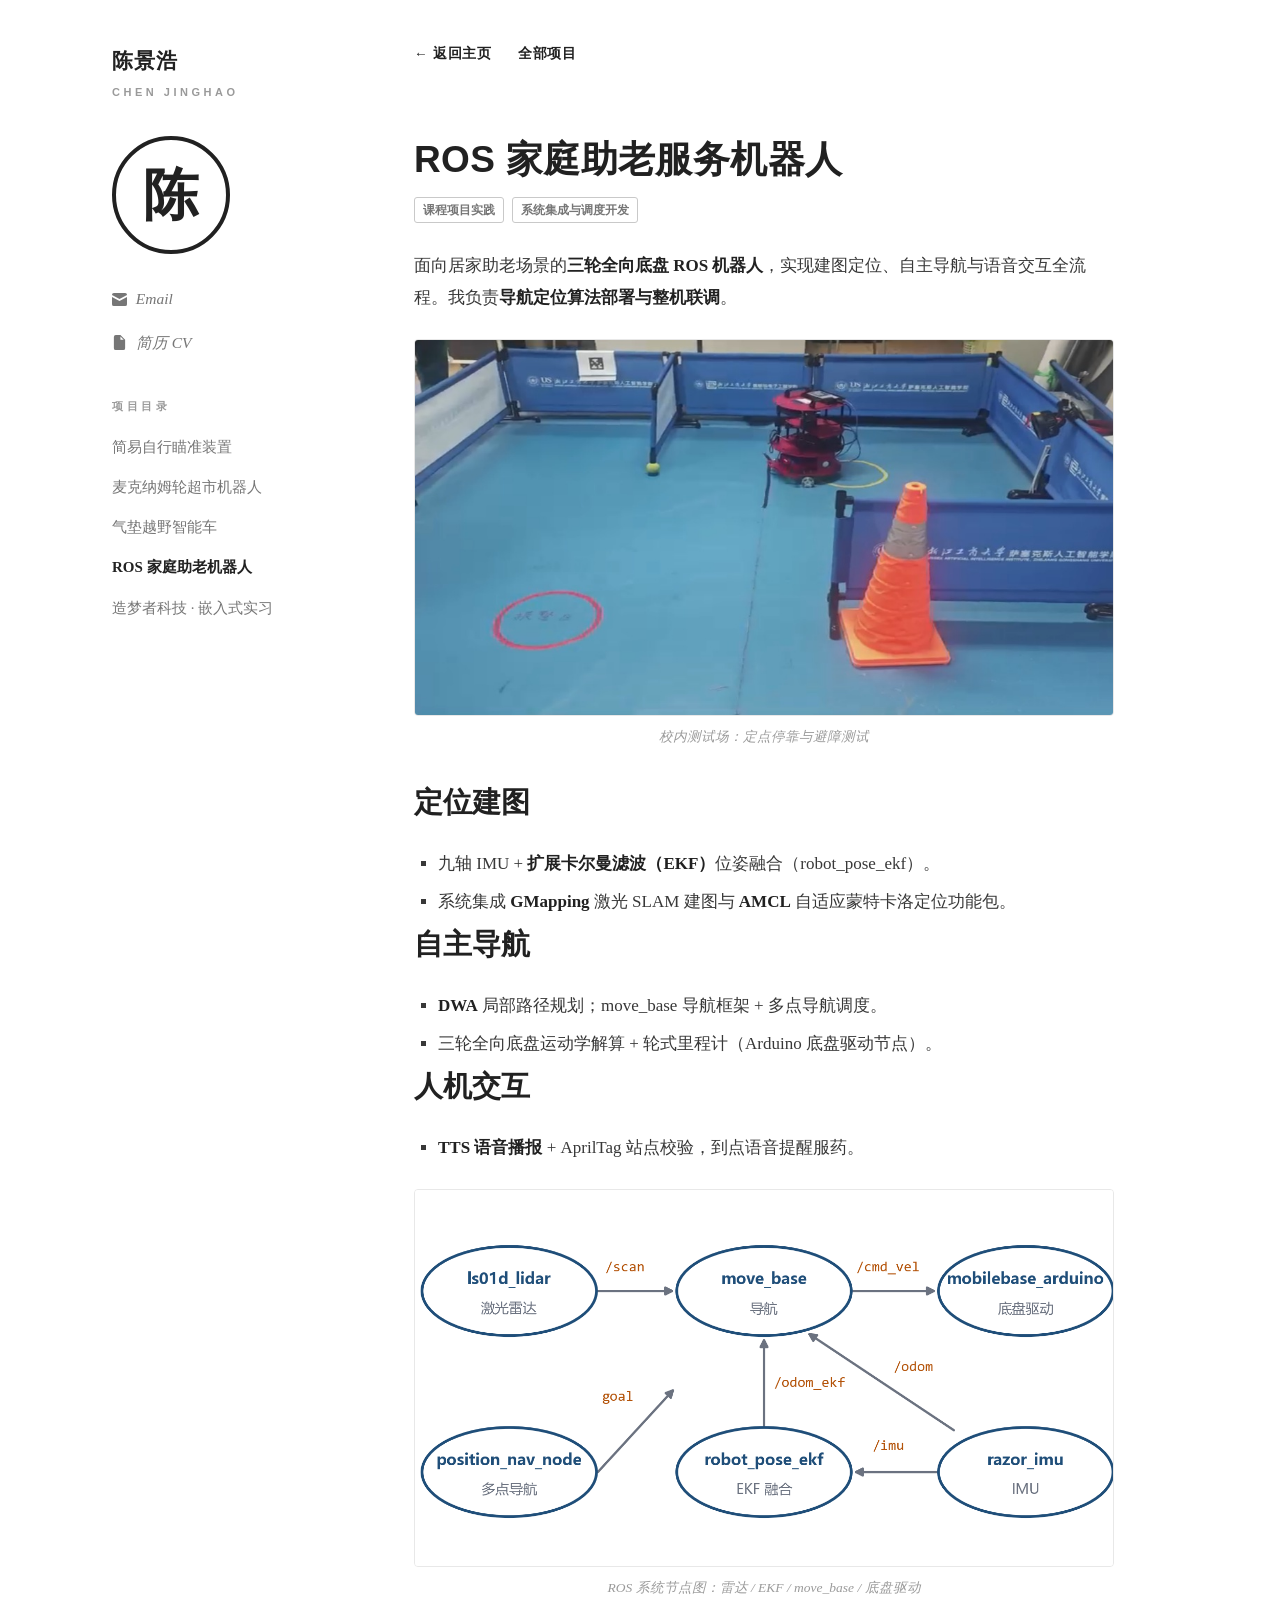
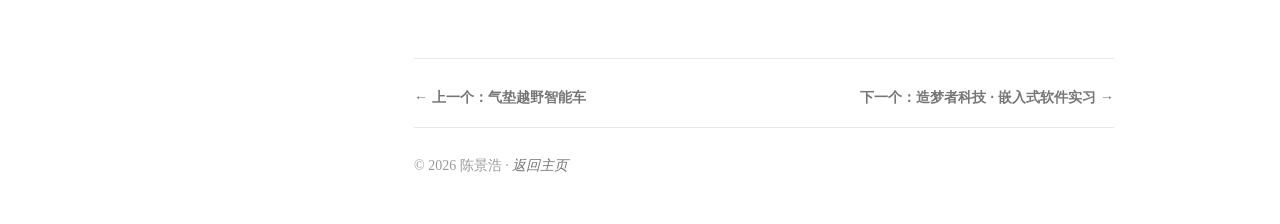
<file: pages/ros.html>
<!DOCTYPE html>
<html lang="zh-CN">
<head>
<meta charset="UTF-8">
<meta name="viewport" content="width=device-width, initial-scale=1.0">
<title>ROS 家庭助老服务机器人 | 陈景浩</title>
<meta name="description" content="面向居家助老场景的三轮全向底盘 ROS 机器人：建图定位、自主导航与语音交互全流程。">
<link rel="icon" href="data:image/svg+xml,%3Csvg xmlns='http://www.w3.org/2000/svg' viewBox='0 0 100 100'%3E%3Ccircle cx='50' cy='50' r='44' fill='none' stroke='%23111' stroke-width='7'/%3E%3Ctext x='50' y='68' font-size='52' text-anchor='middle' font-family='serif' font-weight='bold' fill='%23111'%3E陈%3C/text%3E%3C/svg%3E">
<link rel="stylesheet" href="../assets/style.css">
</head>
<body class="detail">

<div class="layout">

  <aside class="sidebar">
    <a class="site-title" href="../index.html">陈景浩</a>
    <div class="site-sub">Chen Jinghao</div>

    <div class="logo" aria-hidden="true">陈</div>

    <ul class="contact">
      <li>
        <a href="mailto:13757877973@163.com">
          <svg viewBox="0 0 16 16"><path d="M0 3a2 2 0 0 1 2-2h12a2 2 0 0 1 2 2v.2L8 7.5.0 3.2ZM0 5.4V13a2 2 0 0 0 2 2h12a2 2 0 0 0 2-2V5.4L8.5 9.4a1 1 0 0 1-1 0Z"/></svg>
          Email
        </a>
      </li>
      <li>
        <a href="../assets/cv.pdf" target="_blank" rel="noopener">
          <svg viewBox="0 0 16 16"><path d="M4 0h5l5 5v9a2 2 0 0 1-2 2H4a2 2 0 0 1-2-2V2a2 2 0 0 1 2-2Zm5 1.5V5h3.5Z"/></svg>
          简历 CV
        </a>
      </li>
    </ul>

    <nav class="toc" aria-label="项目目录">
      <div class="toc-title">项目目录</div>
      <ul>
        <li><a href="../pages/aiming.html">简易自行瞄准装置</a></li>
        <li><a href="../pages/mecanum.html">麦克纳姆轮超市机器人</a></li>
        <li><a href="../pages/hovercraft.html">气垫越野智能车</a></li>
        <li><a class="active" href="../pages/ros.html">ROS 家庭助老机器人</a></li>
        <li><a href="../pages/internship.html">造梦者科技 · 嵌入式实习</a></li>
      </ul>
    </nav>
  </aside>

  <main class="main">

    <nav class="nav">
      <a href="../index.html">← 返回主页</a>
      <a href="../index.html#projects">全部项目</a>
    </nav>

    <section>
      <h1>ROS 家庭助老服务机器人</h1>
      <div class="badges">
        <span class="badge soft">课程项目实践</span>
        <span class="badge soft">系统集成与调度开发</span>
      </div>

      <p>面向居家助老场景的<strong>三轮全向底盘 ROS 机器人</strong>，实现建图定位、自主导航与语音交互全流程。我负责<strong>导航定位算法部署与整机联调</strong>。</p>

      <figure>
        <img src="../assets/projects/ros-hardware.jpg" alt="机器人实物" loading="lazy">
        <figcaption>校内测试场：定点停靠与避障测试</figcaption>
      </figure>

      <h2>定位建图</h2>
      <ul class="plain" style="padding-left:1.5rem;list-style:square">
        <li>九轴 IMU + <strong>扩展卡尔曼滤波（EKF）</strong>位姿融合（robot_pose_ekf）。</li>
        <li>系统集成 <strong>GMapping</strong> 激光 SLAM 建图与 <strong>AMCL</strong> 自适应蒙特卡洛定位功能包。</li>
      </ul>

      <h2>自主导航</h2>
      <ul class="plain" style="padding-left:1.5rem;list-style:square">
        <li><strong>DWA</strong> 局部路径规划；move_base 导航框架 + 多点导航调度。</li>
        <li>三轮全向底盘运动学解算 + 轮式里程计（Arduino 底盘驱动节点）。</li>
      </ul>

      <h2>人机交互</h2>
      <ul class="plain" style="padding-left:1.5rem;list-style:square">
        <li><strong>TTS 语音播报</strong> + AprilTag 站点校验，到点语音提醒服药。</li>
      </ul>

      <figure>
        <img src="../assets/projects/ros-node-graph.png" alt="ROS 系统节点图" loading="lazy">
        <figcaption>ROS 系统节点图：雷达 / EKF / move_base / 底盘驱动</figcaption>
      </figure>
    </section>

    <div class="pager">
      <a href="hovercraft.html">← 上一个：气垫越野智能车</a>
      <a href="internship.html">下一个：造梦者科技 · 嵌入式软件实习 →</a>
    </div>

    <footer>
      © 2026 陈景浩 · <a href="../index.html">返回主页</a>
    </footer>

  </main>
</div>

</body>
</html>
</file>
<file: assets/style.css>
:root {
  --ink: #212121;
  --body: #383838;
  --muted: #767676;
  --faint: #9a9a9a;
  --rule: #e8e8e8;
  --paper: #ffffff;
  --maxw: 1120px;
}

* { margin: 0; padding: 0; box-sizing: border-box; }

html { scroll-behavior: smooth; }

body {
  font-family: Georgia, "Times New Roman", "Source Han Serif SC", "Noto Serif SC", "Songti SC", SimSun, serif;
  font-size: 17px;
  line-height: 1.85;
  color: var(--body);
  background: var(--paper);
  -webkit-font-smoothing: antialiased;
}

::selection { background: #212121; color: #fff; }

a { color: var(--ink); text-decoration: none; }

.layout {
  max-width: var(--maxw);
  margin: 0 auto;
  padding: 0 2rem;
  display: flex;
  gap: 4.5rem;
}

/* ===== 侧栏 ===== */
.sidebar {
  width: 230px;
  flex-shrink: 0;
  position: sticky;
  top: 0;
  align-self: flex-start;
  height: 100vh;
  padding-top: 2.6rem;
}

.site-title {
  font-family: "Segoe UI", "PingFang SC", "Microsoft YaHei", sans-serif;
  font-size: 21px;
  font-weight: 700;
  color: var(--ink);
  letter-spacing: 0.04em;
}

a.site-title { display: inline-block; transition: opacity 0.15s ease; }
a.site-title:hover { opacity: 0.65; }

.site-sub {
  font-family: "Segoe UI", "PingFang SC", "Microsoft YaHei", sans-serif;
  font-size: 11px;
  font-weight: 600;
  color: var(--faint);
  letter-spacing: 0.32em;
  text-transform: uppercase;
  margin-top: 2px;
}

.logo {
  width: 118px;
  height: 118px;
  border: 4px solid var(--ink);
  border-radius: 50%;
  display: flex;
  align-items: center;
  justify-content: center;
  font-family: Georgia, "Source Han Serif SC", "Songti SC", SimSun, serif;
  font-size: 56px;
  font-weight: 700;
  color: var(--ink);
  margin: 2.1rem 0 1.9rem;
  user-select: none;
}

.contact { list-style: none; }

.contact li { margin-bottom: 0.72rem; }

.contact a {
  display: inline-flex;
  align-items: center;
  gap: 0.55rem;
  font-style: italic;
  font-size: 15.5px;
  color: var(--muted);
  transition: color 0.15s ease;
}

.contact a:hover { color: var(--ink); }

.contact svg { width: 15px; height: 15px; fill: currentColor; flex-shrink: 0; }

/* ===== 侧栏项目目录 ===== */
.toc { margin-top: 2.2rem; }

.toc-title {
  font-family: "Segoe UI", "PingFang SC", "Microsoft YaHei", sans-serif;
  font-size: 11px;
  font-weight: 600;
  color: var(--faint);
  letter-spacing: 0.32em;
  margin-bottom: 0.9rem;
}

.toc ul { list-style: none; }

.toc li { margin-bottom: 0.55rem; }

.toc a {
  font-size: 15px;
  color: var(--muted);
  transition: color 0.15s ease;
}

.toc a:hover { color: var(--ink); }

.toc a.active { color: var(--ink); font-weight: 700; }

/* ===== 顶栏导航 ===== */
.main { flex: 1; max-width: 700px; min-width: 0; padding-top: 2.6rem; }

.nav {
  display: flex;
  flex-wrap: wrap;
  gap: 1.6rem;
  margin-bottom: 4.2rem;
}

.nav a {
  font-family: "Segoe UI", "PingFang SC", "Microsoft YaHei", sans-serif;
  font-size: 13.5px;
  font-weight: 700;
  letter-spacing: 0.06em;
  color: var(--ink);
  padding-bottom: 3px;
  border-bottom: 2px solid transparent;
  transition: border-color 0.15s ease, color 0.15s ease;
}

.nav a:hover { border-color: var(--ink); }

/* ===== 正文区块 ===== */
section { margin-bottom: 3.6rem; scroll-margin-top: 1.5rem; }

section:not(:last-of-type)::after {
  content: "";
  display: block;
  height: 1px;
  background: var(--rule);
  margin-top: 3.4rem;
}

h1 {
  font-family: "Segoe UI", "PingFang SC", "Microsoft YaHei", sans-serif;
  font-size: 46px;
  font-weight: 800;
  color: var(--ink);
  line-height: 1.15;
  letter-spacing: 0.01em;
  margin-bottom: 1.6rem;
}

h2 {
  font-family: "Segoe UI", "PingFang SC", "Microsoft YaHei", sans-serif;
  font-size: 29px;
  font-weight: 800;
  color: var(--ink);
  margin-bottom: 1.15rem;
}

h2 .en {
  font-size: 13px;
  font-weight: 600;
  color: var(--faint);
  letter-spacing: 0.18em;
  text-transform: uppercase;
  margin-left: 0.7rem;
  vertical-align: 0.35em;
}

p { margin-bottom: 1.05rem; }

p:last-child { margin-bottom: 0; }

strong { color: var(--ink); }

.plain ul {
  list-style: square;
  padding-left: 1.5rem;
}

.plain li { margin-bottom: 0.45rem; }
.plain li:last-child { margin-bottom: 0; }

/* ===== 教育背景 ===== */
.edu-line {
  display: flex;
  justify-content: space-between;
  align-items: baseline;
  gap: 1rem;
  flex-wrap: wrap;
}

.edu-line .school {
  font-family: "Segoe UI", "PingFang SC", "Microsoft YaHei", sans-serif;
  font-weight: 700;
  color: var(--ink);
  font-size: 18px;
}

.edu-line .time { color: var(--muted); font-size: 15px; white-space: nowrap; }

.edu-meta { color: var(--muted); font-size: 15.5px; margin-top: 0.15rem; }

/* ===== 项目 ===== */
.proj {
  position: relative;
  margin-bottom: 1.9rem;
  padding: 1.15rem 1.35rem;
  margin-left: -1.35rem;
  margin-right: -1.35rem;
  border: 1px solid transparent;
  border-radius: 8px;
  transition: transform 0.18s ease, box-shadow 0.18s ease,
    border-color 0.18s ease, background-color 0.18s ease;
}

.proj:last-child { margin-bottom: 0; }

/* 整卡可点：标题链接的覆盖层铺满整张卡片 */
.proj-head h3 a::after {
  content: "";
  position: absolute;
  inset: 0;
  z-index: 1;
}

/* 「图文详情」保留在覆盖层之上，维持自己的 hover 变色 */
.proj .more { position: relative; z-index: 2; }

@media (hover: hover) {
  .proj:hover {
    background: #fcfcfc;
    border-color: var(--rule);
    box-shadow: 0 8px 20px rgba(0, 0, 0, 0.08);
    transform: translateY(-3px) scale(1.01);
  }

  .proj:hover .proj-head h3 a {
    text-decoration: underline;
    text-decoration-thickness: 2px;
    text-underline-offset: 5px;
  }

  .proj:hover .more a { color: var(--ink); }
}

@media (prefers-reduced-motion: reduce) {
  .proj { transition: none; }

  .proj:hover {
    transform: none;
    box-shadow: none;
  }
}

.proj-head {
  display: flex;
  align-items: baseline;
  gap: 0.7rem;
  flex-wrap: wrap;
}

.proj-head h3 {
  font-family: "Segoe UI", "PingFang SC", "Microsoft YaHei", sans-serif;
  font-size: 19px;
  font-weight: 700;
  color: var(--ink);
}

.proj-head h3 a {
  color: inherit;
}

.proj-head h3 a:hover {
  text-decoration: underline;
  text-decoration-thickness: 2px;
  text-underline-offset: 5px;
}

.badge {
  font-family: "Segoe UI", "PingFang SC", "Microsoft YaHei", sans-serif;
  font-size: 12px;
  font-weight: 700;
  color: var(--ink);
  border: 1px solid var(--ink);
  border-radius: 3px;
  padding: 0.05rem 0.5rem;
  white-space: nowrap;
}

.badge.soft { color: var(--muted); border-color: #c9c9c9; font-weight: 600; }

.proj p { margin-top: 0.45rem; margin-bottom: 0; font-size: 16px; line-height: 1.75; }

.tags { margin-top: 0.55rem; display: flex; flex-wrap: wrap; gap: 0.4rem; }

.tags span {
  font-family: "Segoe UI", "PingFang SC", "Microsoft YaHei", sans-serif;
  font-size: 12px;
  color: var(--muted);
  background: #f4f4f4;
  border-radius: 3px;
  padding: 0.08rem 0.55rem;
  white-space: nowrap;
}

.more {
  margin-top: 0.55rem;
}

.more a {
  font-family: "Segoe UI", "PingFang SC", "Microsoft YaHei", sans-serif;
  font-size: 13.5px;
  font-weight: 600;
  color: var(--muted);
  transition: color 0.15s ease;
}

.more a:hover { color: var(--ink); }

/* ===== 详情页 ===== */
.detail h1 {
  font-size: 37px;
  margin-bottom: 1rem;
}

.badges { display: flex; flex-wrap: wrap; gap: 0.5rem; margin-bottom: 1.7rem; }

figure { margin: 1.6rem 0; }

figure img,
figure video,
figure iframe {
  width: 100%;
  display: block;
  border: 1px solid var(--rule);
  border-radius: 4px;
}

figure video { background: #000; }

figcaption {
  margin-top: 0.55rem;
  font-size: 13.5px;
  color: var(--faint);
  font-style: italic;
  text-align: center;
}

.media-grid {
  display: grid;
  grid-template-columns: 1fr 1fr;
  gap: 1.2rem;
  align-items: start;
  margin: 1.6rem 0;
}

.media-grid figure { margin: 0; }

.pager {
  display: flex;
  justify-content: space-between;
  gap: 1rem;
  margin-top: 3rem;
  padding-top: 1.6rem;
  border-top: 1px solid var(--rule);
  flex-wrap: wrap;
}

.pager a {
  font-family: "Segoe UI", "PingFang SC", "Microsoft YaHei", sans-serif;
  font-size: 14px;
  font-weight: 600;
  color: var(--muted);
  transition: color 0.15s ease;
}

.pager a:hover { color: var(--ink); }

/* ===== 获奖 / 动态 ===== */
.list { list-style: none; }

.list li {
  display: flex;
  gap: 1rem;
  align-items: baseline;
  padding: 0.42rem 0;
}

.list .when {
  font-family: "Segoe UI", "PingFang SC", "Microsoft YaHei", sans-serif;
  font-weight: 700;
  color: var(--ink);
  font-size: 14.5px;
  width: 4.6em;
  flex-shrink: 0;
  font-variant-numeric: tabular-nums;
}

.list .what { flex: 1; }
.list .what .role { color: var(--muted); font-size: 15px; }

/* ===== 页脚 ===== */
footer {
  border-top: 1px solid var(--rule);
  margin-top: 1rem;
  padding: 1.6rem 0 2.8rem;
  font-size: 14px;
  color: var(--faint);
}

footer a { color: var(--muted); font-style: italic; }
footer a:hover { color: var(--ink); }

/* ===== 移动端 ===== */
@media (max-width: 860px) {
  .layout { flex-direction: column; gap: 0; padding: 0 1.4rem; }
  .sidebar {
    position: static;
    height: auto;
    width: auto;
    padding-top: 2.2rem;
  }
  .logo { margin: 1.6rem 0 1.4rem; }
  .main { padding-top: 0; max-width: none; }
  .nav { margin-bottom: 3rem; gap: 1.1rem; }
  h1 { font-size: 36px; }
  .detail h1 { font-size: 30px; }
  h2 { font-size: 25px; }
}

@media (max-width: 700px) {
  .media-grid { grid-template-columns: 1fr; }
}
</file>
